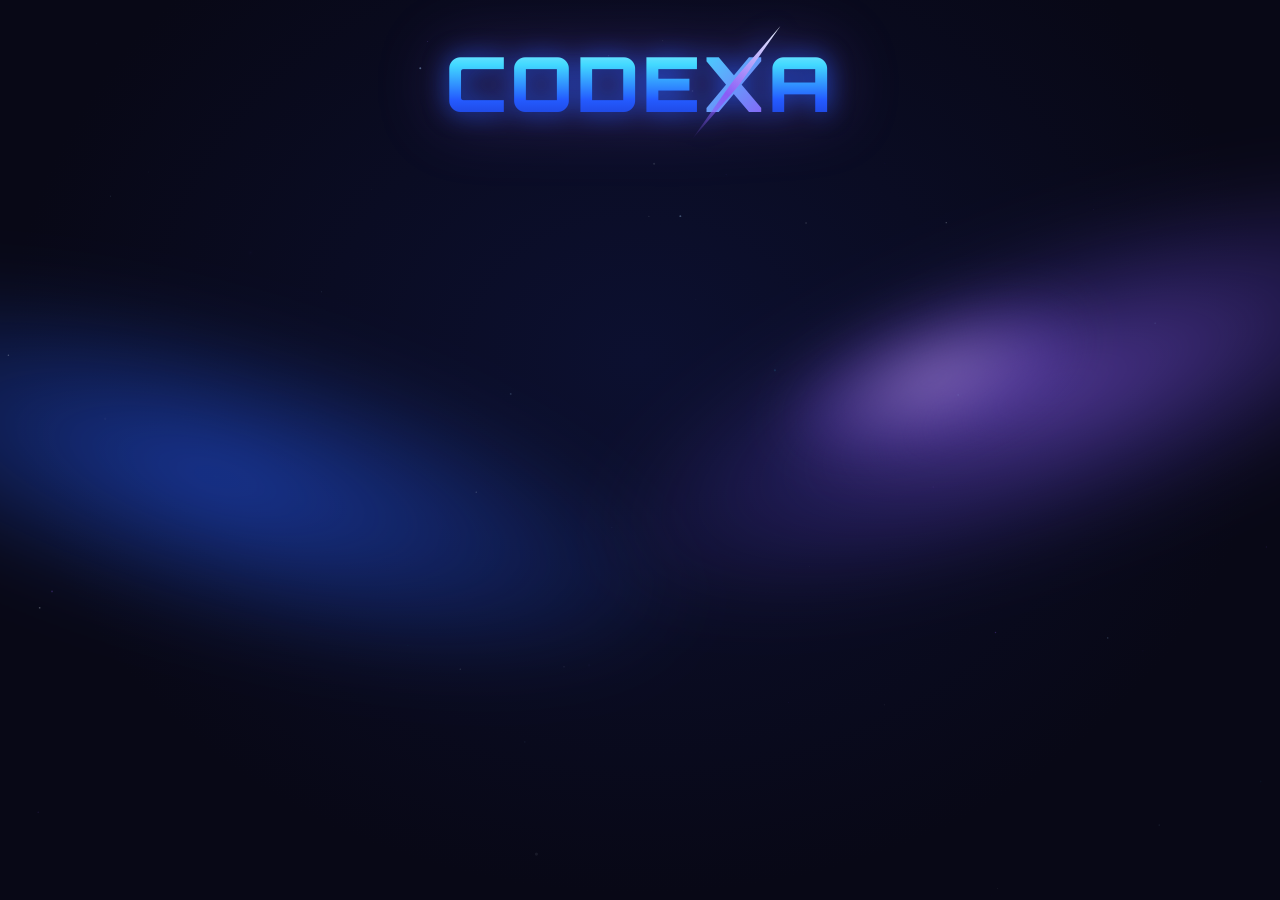
<file: index.html>
<!DOCTYPE html>
<html lang="es">
<head>
  <meta charset="UTF-8">
  <meta name="viewport" content="width=device-width, initial-scale=1">
  <title>CODEXA</title>
  <link rel="preconnect" href="https://fonts.googleapis.com">
  <link rel="preconnect" href="https://fonts.gstatic.com" crossorigin>
  <link href="https://fonts.googleapis.com/css2?family=Orbitron:wght@900&family=Lexend:wght@300;400;600;700&display=swap" rel="stylesheet">
  <link rel="stylesheet" href="css/welcome.css">
  <link rel="stylesheet" href="css/noemix.css">
</head>
<body>
  <div class="nebula" aria-hidden="true">
    <i class="neb neb--left"></i><i class="neb neb--right"></i><i class="neb neb--core"></i>
  </div>
  <canvas id="galaxy" aria-hidden="true"></canvas>

  <main class="stage">
    <h1 class="title">CODE<span class="x">X</span>A</h1>

    <section class="center">
      <!-- Zona reservada para la representación definitiva de Noemix -->
      <div class="halo" id="noemix-slot" aria-hidden="true" data-noemix data-noemix-defer></div>
      <div class="copy">
        <p class="hello">Hola, soy <span class="name">Noemix</span></p>
        <p class="welcome">¡Bienvenido a CODEXA!</p>
        <p class="phrase">«Cada gran logro comienza con una pequeña decisión. Hoy puedes dar el primer paso».</p>
      </div>
    </section>

    <button type="button" class="go" id="startBtn" aria-label="Iniciar"></button>
  </main>

  <script src="js/galaxy.js"></script>
  <script src="js/noemix-model.js"></script>
  <script src="js/noemix.js"></script>
  <script src="js/welcome.js"></script>
</body>
</html>
</file>
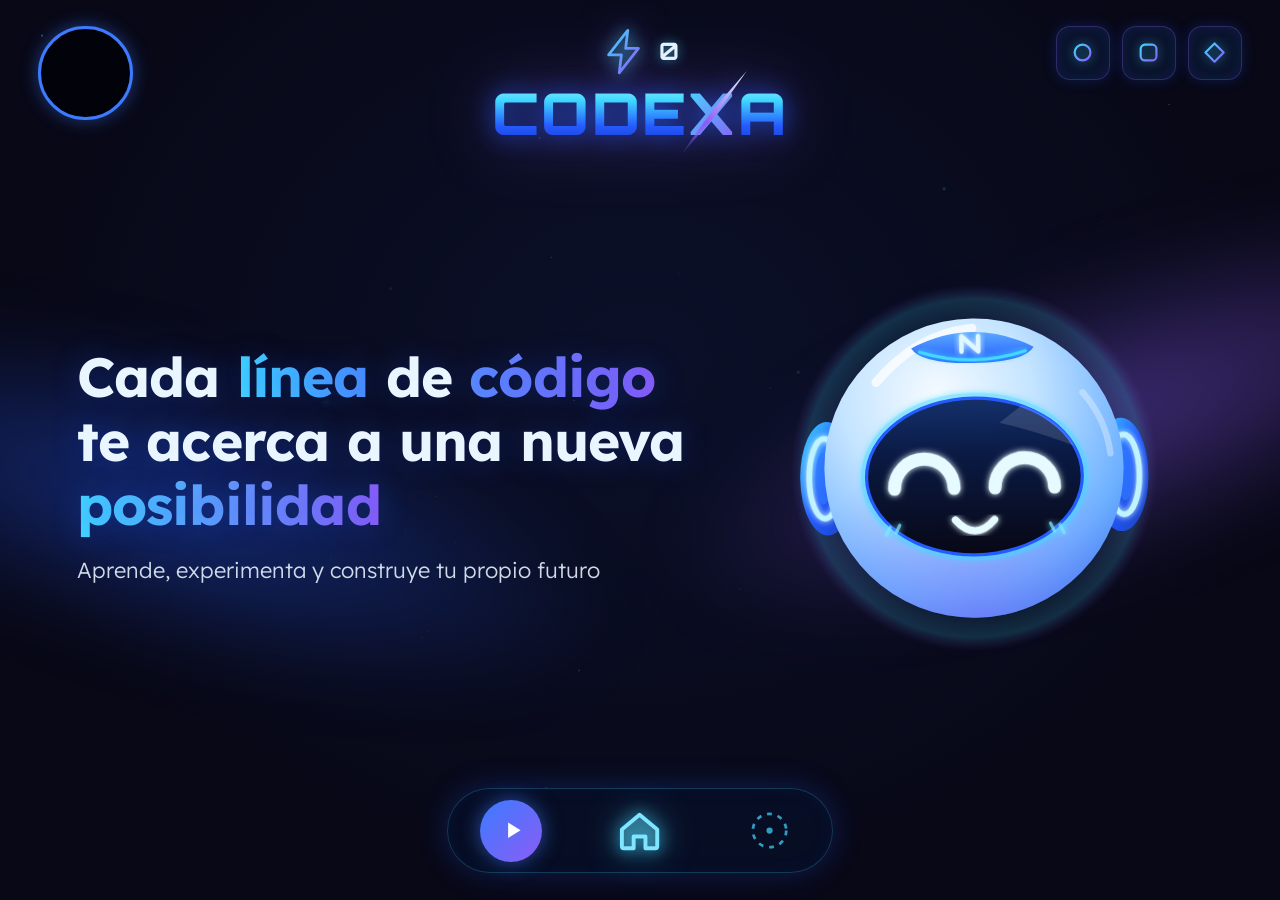
<file: pages/home.html>
<!DOCTYPE html>
<html lang="es">
<head>
  <meta charset="UTF-8">
  <meta name="viewport" content="width=device-width, initial-scale=1">
  <title>CODEXA</title>
  <link rel="preconnect" href="https://fonts.googleapis.com">
  <link rel="preconnect" href="https://fonts.gstatic.com" crossorigin>
  <link href="https://fonts.googleapis.com/css2?family=Orbitron:wght@700;900&family=Lexend:wght@300;400;600;700&display=swap" rel="stylesheet">
  <link rel="stylesheet" href="../css/home.css">
  <link rel="stylesheet" href="../css/noemix.css">
</head>
<body class="home-body">
  <!-- Degradado compartido por los iconos -->
  <svg width="0" height="0" style="position:absolute" aria-hidden="true"><defs>
    <linearGradient id="langg" x1="0" y1="0" x2="1" y2="1"><stop offset="0" stop-color="#42D9FF"/><stop offset="1" stop-color="#8B5CF6"/></linearGradient>
  </defs></svg>

  <div class="nebula" aria-hidden="true"><i class="neb neb--left"></i><i class="neb neb--right"></i></div>
  <canvas id="galaxy" aria-hidden="true"></canvas>

  <div class="home">
    <header class="top">
      <div class="top__left">
        <!-- Avatar: se sustituye el marcador con CodexaHome.setAvatar(url). .avatar__bg queda listo para fondos de perfil futuros -->
        <div class="avatar" id="avatar" role="img" aria-label="Avatar del usuario">
          <span class="avatar__bg"></span>
          <img id="avatarImg" alt="" hidden>
        </div>
      </div>

      <div class="top__center">
        <!-- Experiencia: el rayo representa solo los puntos de XP, no forma parte del logotipo -->
        <div class="xp" id="xp" aria-label="Puntos de experiencia: 0">
          <svg class="xp__bolt" viewBox="0 0 24 24" aria-hidden="true"><path d="M13.5 2 4.5 13.5h6L9.5 22l9-11.5h-6z" fill="none" stroke="url(#langg)" stroke-width="1.3" stroke-linejoin="round"/></svg>
          <span class="xp__value" id="xpValue">0</span>
        </div>
        <h1 class="brand home-title">CODE<span class="x">X</span>A</h1>
      </div>

      <div class="top__right">
        <button type="button" class="access" id="access1" aria-label="Acceso 1"><svg viewBox="0 0 24 24" fill="none" stroke="url(#langg)" stroke-width="1.8" aria-hidden="true"><circle cx="12" cy="12" r="6.5"/></svg></button>
        <button type="button" class="access" id="access2" aria-label="Acceso 2"><svg viewBox="0 0 24 24" fill="none" stroke="url(#langg)" stroke-width="1.8" aria-hidden="true"><rect x="5.5" y="5.5" width="13" height="13" rx="3.5"/></svg></button>
        <button type="button" class="access" id="access3" aria-label="Acceso 3"><svg viewBox="0 0 24 24" fill="none" stroke="url(#langg)" stroke-width="1.8" stroke-linejoin="round" aria-hidden="true"><path d="M12 4.5 19.5 12 12 19.5 4.5 12z"/></svg></button>
      </div>
    </header>

    <main class="hero">
      <div class="hero__copy">
        <h2 class="hero__title">Cada <span class="hl hl--1">línea</span> de <span class="hl hl--2">código</span> te acerca a una nueva <span class="hl hl--3">posibilidad</span></h2>
        <p class="hero__sub">Aprende, experimenta y construye tu propio futuro</p>
      </div>
      <!-- Espacio reservado para Noemix: círculo vacío -->
      <div class="noemix-circle" id="noemix-slot" aria-hidden="true" data-noemix></div>
    </main>

    <nav class="dock" aria-label="Navegación principal">
      <a href="languages.html" class="dock__btn dock__btn--play" id="langBtn" data-nav aria-label="Lenguajes informáticos">
        <svg viewBox="0 0 24 24" aria-hidden="true"><path d="M8.5 5.5v13l10.5-6.5z" fill="currentColor"/></svg>
      </a>

      <button type="button" class="dock__btn dock__btn--home is-active" id="homeBtn" aria-current="page" aria-label="Inicio">
        <svg viewBox="0 0 24 24" fill="currentColor" fill-opacity=".18" stroke="currentColor" stroke-width="2" stroke-linecap="round" stroke-linejoin="round" aria-hidden="true"><path d="M3 11.5 12 4l9 7.5V20a1 1 0 0 1-1 1h-5v-6H9v6H4a1 1 0 0 1-1-1z"/></svg>
      </button>

      <div class="dock__btn dock__lang" id="langSymbol" role="img" aria-label="Ningún lenguaje seleccionado"></div>
    </nav>
  </div>

  <script src="../js/galaxy.js"></script>
  <script src="../js/languages-data.js"></script>
  <script src="../js/noemix-model.js"></script>
  <script src="../js/noemix.js"></script>
  <script src="../js/home.js"></script>
</body>
</html>
</file>
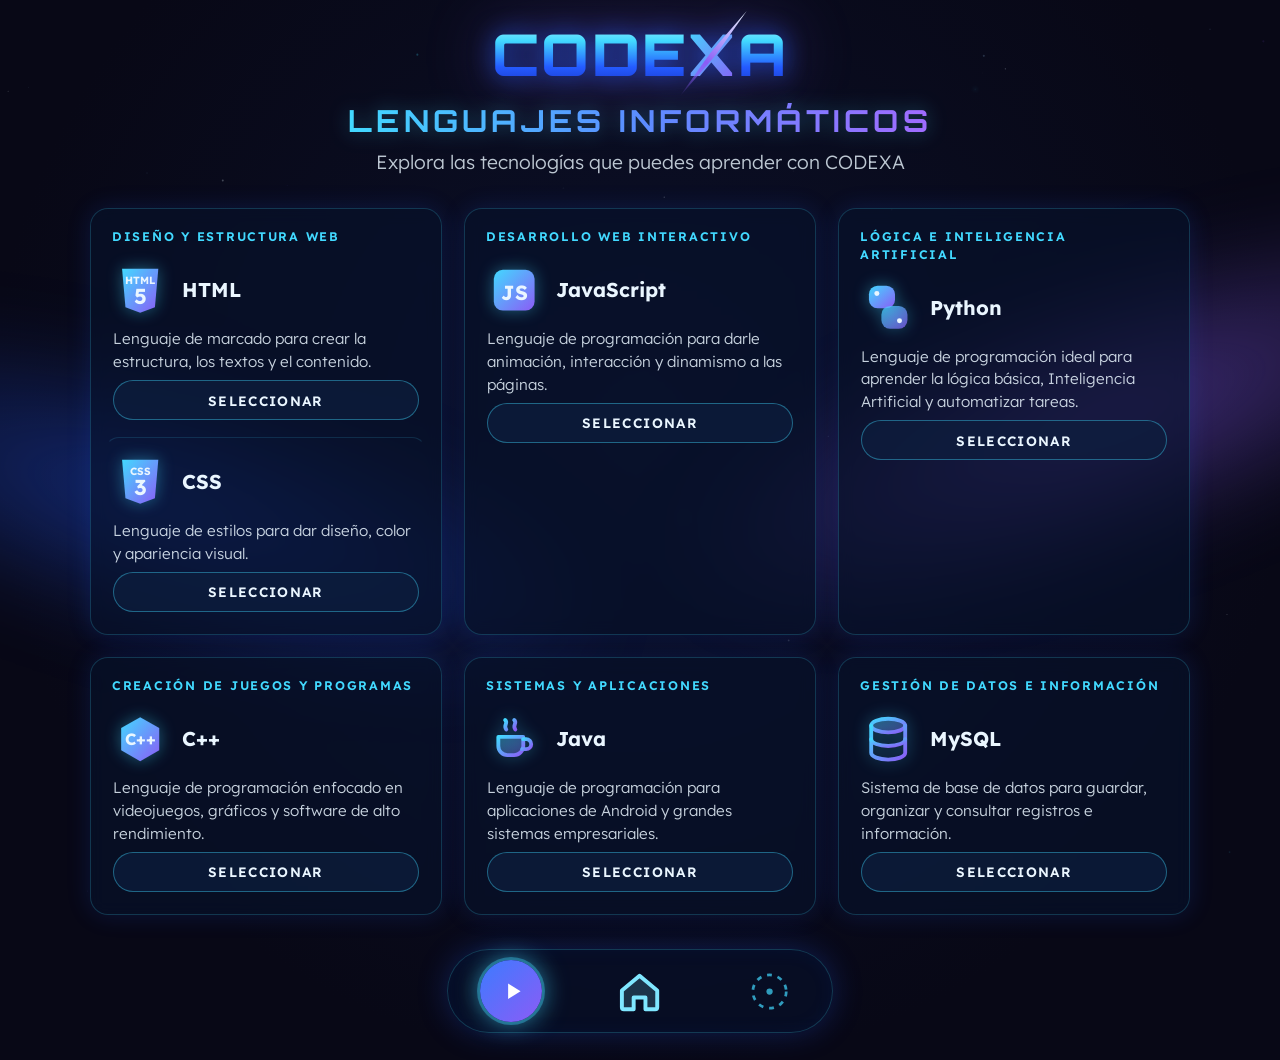
<file: pages/languages.html>
<!DOCTYPE html>
<html lang="es">
<head>
  <meta charset="UTF-8">
  <meta name="viewport" content="width=device-width, initial-scale=1">
  <title>Lenguajes informáticos · CODEXA</title>
  <link rel="preconnect" href="https://fonts.googleapis.com">
  <link rel="preconnect" href="https://fonts.gstatic.com" crossorigin>
  <link href="https://fonts.googleapis.com/css2?family=Orbitron:wght@700;900&family=Lexend:wght@300;400;600;700&display=swap" rel="stylesheet">
  <link rel="stylesheet" href="../css/languages.css">
</head>
<body class="home-body">
  <div class="nebula" aria-hidden="true"><i class="neb neb--left"></i><i class="neb neb--right"></i></div>
  <canvas id="galaxy" aria-hidden="true"></canvas>

  <div class="home">
    <header class="lang-head">
      <h1 class="brand home-title">CODE<span class="x">X</span>A</h1>
      <h2 class="lang-head__title">LENGUAJES INFORMÁTICOS</h2>
      <p class="lang-head__sub">Explora las tecnologías que puedes aprender con CODEXA</p>
    </header>

    <main class="cats" id="cats" aria-label="Categorías de tecnologías"></main>
    <p class="sr-only" id="selStatus" role="status" aria-live="polite"></p>

    <nav class="dock" aria-label="Navegación principal">
      <a href="languages.html" class="dock__btn dock__btn--play" aria-current="page" aria-label="Lenguajes informáticos">
        <svg viewBox="0 0 24 24" aria-hidden="true"><path d="M8.5 5.5v13l10.5-6.5z" fill="currentColor"/></svg>
      </a>
      <a href="home.html" class="dock__btn dock__btn--home" data-nav aria-label="Inicio">
        <svg viewBox="0 0 24 24" fill="currentColor" fill-opacity=".18" stroke="currentColor" stroke-width="2" stroke-linecap="round" stroke-linejoin="round" aria-hidden="true"><path d="M3 11.5 12 4l9 7.5V20a1 1 0 0 1-1 1h-5v-6H9v6H4a1 1 0 0 1-1-1z"/></svg>
      </a>
      <div class="dock__btn dock__lang" id="langSymbol" role="img" aria-label="Ningún lenguaje seleccionado"></div>
    </nav>
  </div>

  <script src="../js/galaxy.js"></script>
  <script src="../js/languages-data.js"></script>
  <script src="../js/languages.js"></script>
</body>
</html>
</file>
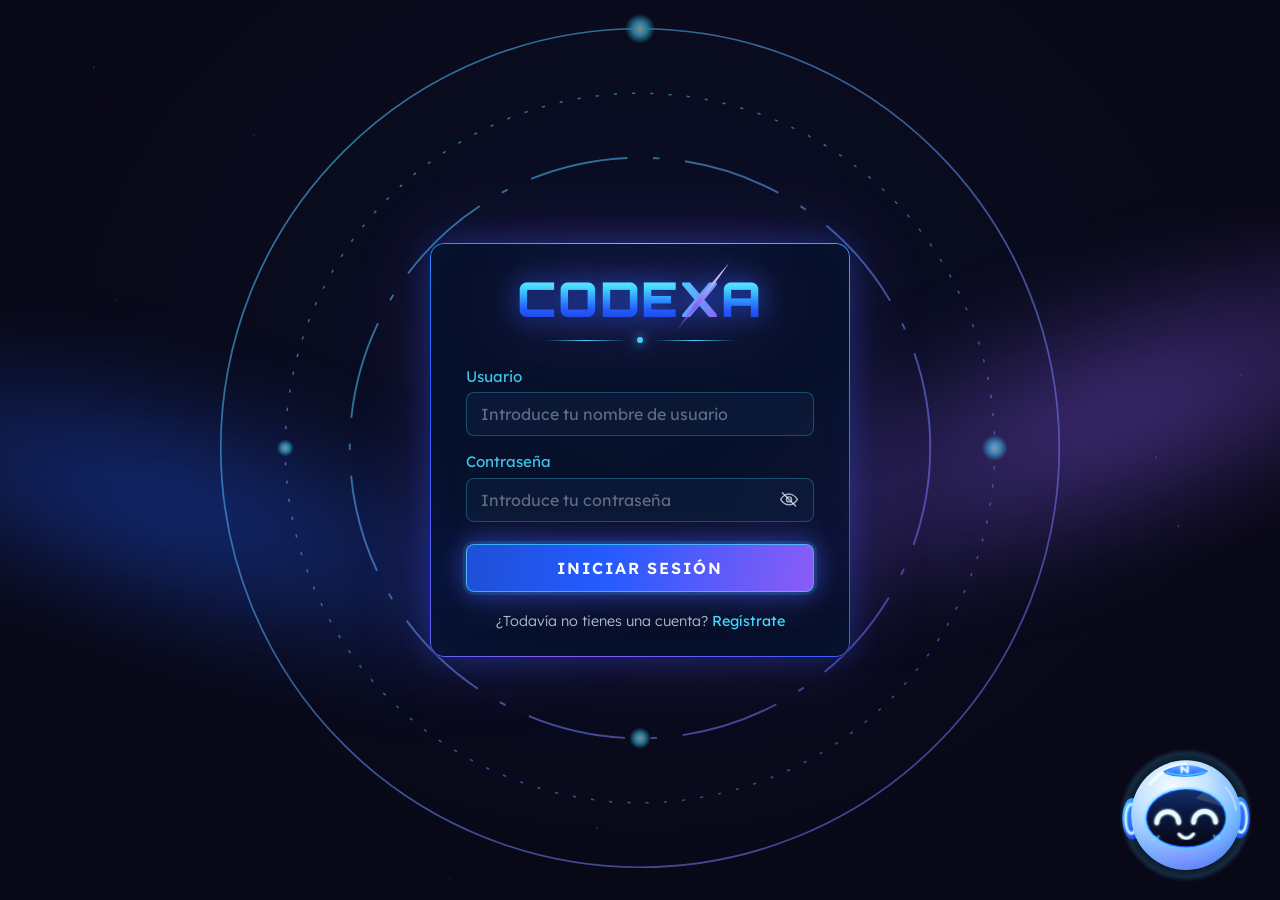
<file: pages/login.html>
<!DOCTYPE html>
<html lang="es">
<head>
  <meta charset="UTF-8">
  <meta name="viewport" content="width=device-width, initial-scale=1">
  <title>Iniciar sesión · CODEXA</title>
  <link rel="preconnect" href="https://fonts.googleapis.com">
  <link rel="preconnect" href="https://fonts.gstatic.com" crossorigin>
  <link href="https://fonts.googleapis.com/css2?family=Orbitron:wght@900&family=Lexend:wght@300;400;600&display=swap" rel="stylesheet">
  <link rel="stylesheet" href="../css/login.css">
  <link rel="stylesheet" href="../css/noemix.css">
</head>
<body>
  <div class="nebula" aria-hidden="true"><i class="neb neb--left"></i><i class="neb neb--right"></i></div>
  <canvas id="galaxy" aria-hidden="true"></canvas>
  <div class="orbits" aria-hidden="true">
    <svg viewBox="0 0 400 400" fill="none">
      <defs>
        <linearGradient id="og" x1="0" y1="0" x2="1" y2="1"><stop offset="0" stop-color="#42D9FF"/><stop offset="1" stop-color="#8B5CF6"/></linearGradient>
        <radialGradient id="dot"><stop offset="0" stop-color="#EAF6FF"/><stop offset=".45" stop-color="#42D9FF"/><stop offset="1" stop-color="#42D9FF" stop-opacity="0"/></radialGradient>
      </defs>
      <g class="ring r1"><circle cx="200" cy="200" r="195" stroke="url(#og)" stroke-width=".8"/><circle cx="200" cy="5" r="7" fill="url(#dot)"/></g>
      <g class="ring r2"><circle cx="200" cy="200" r="165" stroke="url(#og)" stroke-width=".7" stroke-dasharray="1.5 7"/><circle cx="365" cy="200" r="6" fill="url(#dot)"/><circle cx="35" cy="200" r="4" fill="url(#dot)"/></g>
      <g class="ring r3"><circle cx="200" cy="200" r="135" stroke="url(#og)" stroke-width=".9" stroke-dasharray="46 12 3 12"/><circle cx="200" cy="335" r="5" fill="url(#dot)"/></g>
    </svg>
  </div>

  <main class="page">
    <section class="panel" aria-labelledby="brand">
      <h1 class="brand" id="brand"><a href="../index.html" aria-label="CODEXA, volver al inicio">CODE<span class="x">X</span>A</a></h1>
      <div class="ornament" aria-hidden="true"><span></span><i></i><span></span></div>

      <form id="loginForm" action="../backend/auth/login.php" method="post" novalidate>
        <div class="field">
          <label for="username">Usuario</label>
          <input type="text" id="username" name="username" placeholder="Introduce tu nombre de usuario" autocomplete="username" maxlength="20" autocapitalize="none" spellcheck="false" required>
        </div>
        <div class="field">
          <label for="password">Contraseña</label>
          <div class="pass">
            <input type="password" id="password" name="password" placeholder="Introduce tu contraseña" autocomplete="current-password" maxlength="72" required>
            <button type="button" class="toggle" data-target="password" aria-label="Mostrar contraseña" aria-pressed="false">
              <svg viewBox="0 0 24 24" width="20" height="20" fill="none" stroke="currentColor" stroke-width="1.7" stroke-linecap="round" stroke-linejoin="round" aria-hidden="true"><path d="M2 12s3.6-6.5 10-6.5S22 12 22 12s-3.6 6.5-10 6.5S2 12 2 12z"/><circle cx="12" cy="12" r="3"/><path class="slash" d="M4 4l16 16"/></svg>
            </button>
          </div>
        </div>

        <p class="status" id="formStatus" role="status" aria-live="polite"></p>
        <button type="submit" class="submit" id="submitBtn">INICIAR SESIÓN</button>
      </form>

      <p class="alt">¿Todavía no tienes una cuenta? <a href="register.html" data-nav>Regístrate</a></p>
    </section>

    <!-- Espacio reservado para Noemix -->
    <div class="noemix-slot" id="noemix-slot" aria-hidden="true" data-noemix="calm"></div>
  </main>

  <script src="../js/galaxy.js"></script>
  <script src="../js/noemix-model.js"></script>
  <script src="../js/noemix.js"></script>
  <script src="../js/login.js"></script>
</body>
</html>
</file>
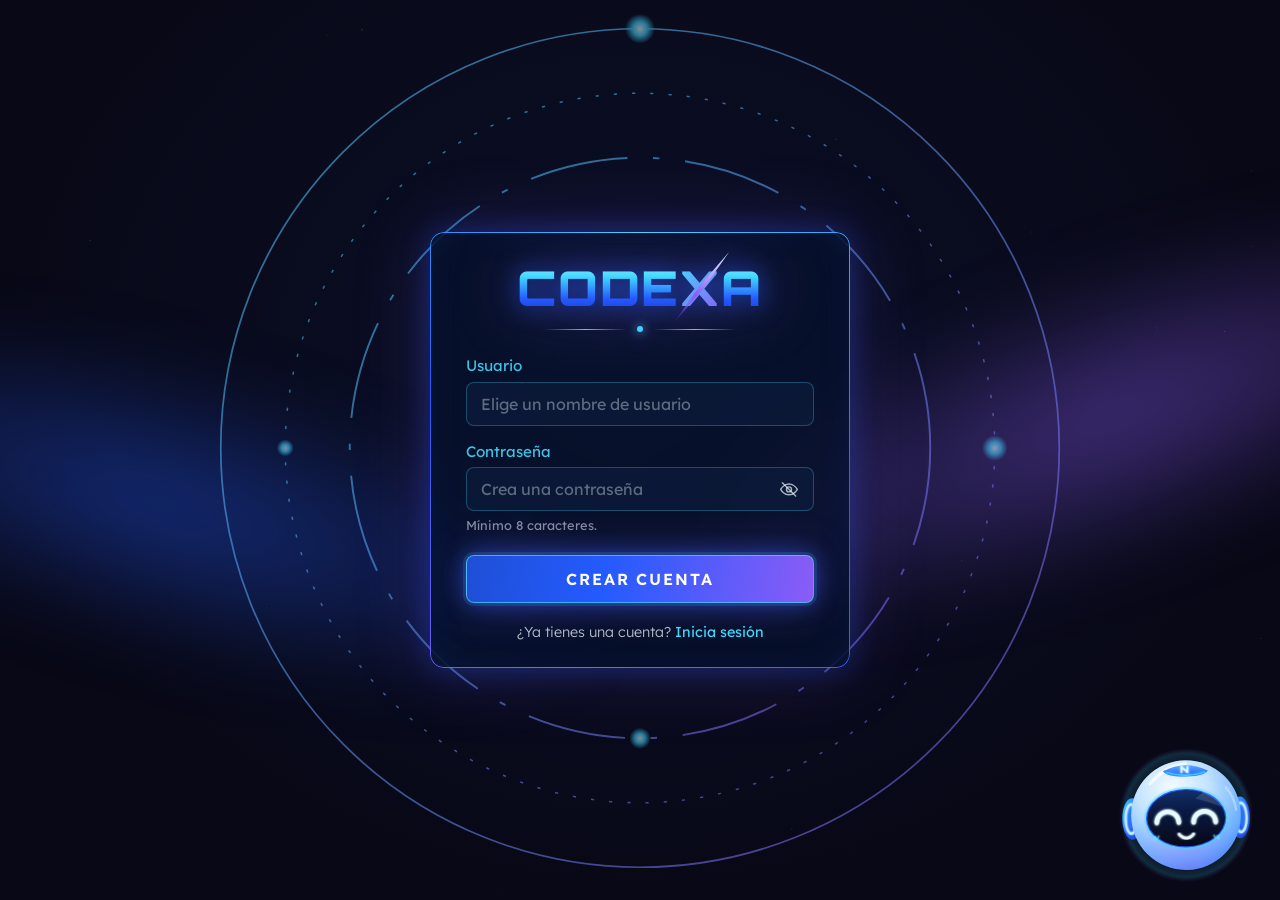
<file: pages/register.html>
<!DOCTYPE html>
<html lang="es">
<head>
  <meta charset="UTF-8">
  <meta name="viewport" content="width=device-width, initial-scale=1">
  <title>Crear cuenta · CODEXA</title>
  <link rel="preconnect" href="https://fonts.googleapis.com">
  <link rel="preconnect" href="https://fonts.gstatic.com" crossorigin>
  <link href="https://fonts.googleapis.com/css2?family=Orbitron:wght@900&family=Lexend:wght@300;400;600&display=swap" rel="stylesheet">
  <link rel="stylesheet" href="../css/register.css">
  <link rel="stylesheet" href="../css/noemix.css">
</head>
<body>
  <div class="nebula" aria-hidden="true"><i class="neb neb--left"></i><i class="neb neb--right"></i></div>
  <canvas id="galaxy" aria-hidden="true"></canvas>
  <div class="orbits" aria-hidden="true">
    <svg viewBox="0 0 400 400" fill="none">
      <defs>
        <linearGradient id="og" x1="0" y1="0" x2="1" y2="1"><stop offset="0" stop-color="#42D9FF"/><stop offset="1" stop-color="#8B5CF6"/></linearGradient>
        <radialGradient id="dot"><stop offset="0" stop-color="#EAF6FF"/><stop offset=".45" stop-color="#42D9FF"/><stop offset="1" stop-color="#42D9FF" stop-opacity="0"/></radialGradient>
      </defs>
      <g class="ring r1"><circle cx="200" cy="200" r="195" stroke="url(#og)" stroke-width=".8"/><circle cx="200" cy="5" r="7" fill="url(#dot)"/></g>
      <g class="ring r2"><circle cx="200" cy="200" r="165" stroke="url(#og)" stroke-width=".7" stroke-dasharray="1.5 7"/><circle cx="365" cy="200" r="6" fill="url(#dot)"/><circle cx="35" cy="200" r="4" fill="url(#dot)"/></g>
      <g class="ring r3"><circle cx="200" cy="200" r="135" stroke="url(#og)" stroke-width=".9" stroke-dasharray="46 12 3 12"/><circle cx="200" cy="335" r="5" fill="url(#dot)"/></g>
    </svg>
  </div>

  <main class="page">
    <section class="panel" aria-labelledby="brand">
      <h1 class="brand" id="brand"><a href="../index.html" aria-label="CODEXA, volver al inicio">CODE<span class="x">X</span>A</a></h1>
      <div class="ornament" aria-hidden="true"><span></span><i></i><span></span></div>

      <form id="registerForm" action="../backend/auth/register.php" method="post" novalidate>
        <div class="field">
          <label for="username">Usuario</label>
          <input type="text" id="username" name="username" placeholder="Elige un nombre de usuario" autocomplete="username" maxlength="20" autocapitalize="none" spellcheck="false" required aria-describedby="usernameError">
          <p class="error" id="usernameError"></p>
        </div>
        <div class="field">
          <label for="password">Contraseña</label>
          <div class="pass">
            <input type="password" id="password" name="password" placeholder="Crea una contraseña" autocomplete="new-password" maxlength="72" required aria-describedby="passwordHint passwordError">
            <button type="button" class="toggle" data-target="password" aria-label="Mostrar contraseña" aria-pressed="false">
              <svg viewBox="0 0 24 24" width="20" height="20" fill="none" stroke="currentColor" stroke-width="1.7" stroke-linecap="round" stroke-linejoin="round" aria-hidden="true"><path d="M2 12s3.6-6.5 10-6.5S22 12 22 12s-3.6 6.5-10 6.5S2 12 2 12z"/><circle cx="12" cy="12" r="3"/><path class="slash" d="M4 4l16 16"/></svg>
            </button>
          </div>
          <p class="hint" id="passwordHint">Mínimo 8 caracteres.</p>
          <p class="error" id="passwordError"></p>
        </div>

        <p class="status" id="formStatus" role="status" aria-live="polite"></p>
        <button type="submit" class="submit" id="submitBtn">CREAR CUENTA</button>
      </form>

      <p class="alt">¿Ya tienes una cuenta? <a href="login.html" data-nav>Inicia sesión</a></p>
    </section>

    <!-- Espacio reservado para Noemix -->
    <div class="noemix-slot" id="noemix-slot" aria-hidden="true" data-noemix="calm"></div>
  </main>

  <script src="../js/galaxy.js"></script>
  <script src="../js/noemix-model.js"></script>
  <script src="../js/noemix.js"></script>
  <script src="../js/register.js"></script>
</body>
</html>
</file>
<file: css/welcome.css>
:root{
  --space:#080816; --blue:#245BFF; --purple:#8B5CF6; --cyan:#42D9FF; --ice:#EAF6FF;
  --display:"Orbitron","Eurostile","Segoe UI",sans-serif;
  --text:"Lexend","Segoe UI",system-ui,sans-serif;
}
*{box-sizing:border-box}
html,body{margin:0;height:100%;background:radial-gradient(ellipse at 50% 40%,#0c1030 0%,var(--space) 70%);color:var(--ice);font-family:var(--text);overflow-x:hidden}

/* ---------- Fondo ---------- */
#galaxy{position:fixed;inset:0;width:100%;height:100%;z-index:1;pointer-events:none;opacity:0;transition:opacity 1.6s ease}
body.s0 #galaxy{opacity:1}
.nebula{position:fixed;inset:0;z-index:0;overflow:hidden;pointer-events:none;opacity:0;transition:opacity 2.4s ease}
body.s0 .nebula{opacity:1}
.neb{position:absolute;border-radius:50%;filter:blur(34px);will-change:transform}
.neb--left{left:-22vw;top:36vh;width:78vw;height:34vh;transform:rotate(16deg);
  background:radial-gradient(ellipse,rgba(36,91,255,.55) 0%,rgba(36,91,255,.22) 42%,transparent 70%);animation:driftL 46s ease-in-out infinite alternate}
.neb--right{right:-22vw;top:26vh;width:78vw;height:34vh;transform:rotate(-20deg);
  background:radial-gradient(ellipse,rgba(139,92,246,.55) 0%,rgba(98,70,230,.22) 42%,transparent 70%);animation:driftR 52s ease-in-out infinite alternate}
.neb--core{right:14vw;top:34vh;width:26vw;height:16vh;transform:rotate(-20deg);filter:blur(22px);
  background:radial-gradient(ellipse,rgba(200,160,255,.5) 0%,rgba(139,92,246,.2) 50%,transparent 72%);animation:pulseCore 9s ease-in-out infinite}
@keyframes driftL{to{transform:translate(4vw,-3vh) rotate(20deg) scale(1.08)}}
@keyframes driftR{to{transform:translate(-4vw,3vh) rotate(-24deg) scale(1.08)}}
@keyframes pulseCore{50%{opacity:.55}}

/* ---------- Composición ---------- */
.stage{position:relative;z-index:2;min-height:100vh;min-height:100svh;display:flex;flex-direction:column;align-items:center;
  padding:clamp(1.2rem,5vh,3rem) 1.25rem clamp(1.2rem,4vh,2.6rem)}
.center{flex:1;display:flex;flex-direction:column;align-items:center;justify-content:center;gap:clamp(.8rem,2.4vh,1.6rem);width:100%}

/* ---------- Título ---------- */
.title{margin:0;position:relative;font:900 clamp(2.2rem,7vw,4.75rem)/1 var(--display);letter-spacing:.04em;
  background:linear-gradient(180deg,#8fe9ff 0%,var(--cyan) 26%,var(--blue) 72%,#1d3fd6 100%);
  -webkit-background-clip:text;background-clip:text;color:transparent;-webkit-text-fill-color:transparent;
  opacity:0;transform:translateY(-18px);filter:drop-shadow(0 0 6px rgba(36,91,255,.35));
  transition:opacity 1.4s ease,transform 1.4s cubic-bezier(.2,.7,.2,1),filter 2.4s ease}
body.s1 .title{opacity:1;transform:none;filter:drop-shadow(0 0 12px rgba(36,91,255,.75)) drop-shadow(0 0 32px rgba(139,92,246,.4))}
.x{position:relative;display:inline-block;background:linear-gradient(135deg,var(--cyan),var(--purple));
  -webkit-background-clip:text;background-clip:text;-webkit-text-fill-color:transparent}
.x::after{content:"";position:absolute;left:50%;top:50%;width:.1em;height:1.9em;transform:translate(-50%,-50%) rotate(38deg);
  background:linear-gradient(to top,transparent,var(--purple) 40%,var(--ice));clip-path:polygon(50% 0,100% 50%,50% 100%,0 50%);pointer-events:none}

/* ---------- Zona reservada para Noemix ---------- */
.halo{--s:clamp(150px,27vh,300px);width:var(--s);height:var(--s);border-radius:50%;flex:none;opacity:0;transform:scale(.85);
  background:radial-gradient(circle,rgba(139,92,246,.26) 0%,rgba(36,91,255,.16) 46%,transparent 72%);
  box-shadow:0 0 70px rgba(36,91,255,.2),inset 0 0 50px rgba(66,217,255,.08);border:1px solid rgba(66,217,255,.14);
  transition:opacity 1.4s ease,transform 1.6s cubic-bezier(.2,.8,.2,1)}
body.s2 .halo{opacity:1;transform:none;animation:breathe 6s ease-in-out 1.6s infinite}
@keyframes breathe{50%{box-shadow:0 0 90px rgba(139,92,246,.32),inset 0 0 60px rgba(66,217,255,.14)}}

/* ---------- Texto ---------- */
.copy{text-align:center;display:flex;flex-direction:column;align-items:center;gap:.55rem}
.copy p{margin:0;opacity:0;transform:translateY(12px);transition:opacity 1s ease,transform 1s ease}
body.s3 .copy p{opacity:1;transform:none}
.hello{font-weight:600;font-size:clamp(1.8rem,5vw,3.3rem);line-height:1.1;letter-spacing:-.01em;text-shadow:0 0 24px rgba(36,91,255,.5)}
.name{background:linear-gradient(90deg,var(--cyan),var(--blue) 45%,var(--purple));-webkit-background-clip:text;background-clip:text;-webkit-text-fill-color:transparent}
.welcome{font-weight:300;font-size:clamp(1.1rem,2.4vw,1.7rem);letter-spacing:.01em;transition-delay:.45s!important}
.phrase{max-width:36rem;font-weight:300;font-size:clamp(.92rem,1.5vw,1.1rem);line-height:1.55;color:rgba(234,246,255,.78);margin-top:.35rem!important;transition-delay:.9s!important}

/* ---------- Botón circular ---------- */
.go{--d:clamp(70px,9vh,88px);position:relative;width:var(--d);height:var(--d);padding:0;border-radius:50%;border:2px solid transparent;cursor:pointer;flex:none;
  display:grid;place-items:center;outline:none;-webkit-tap-highlight-color:transparent;
  background:linear-gradient(rgba(8,8,22,.72),rgba(8,8,22,.72)) padding-box,linear-gradient(135deg,var(--blue),var(--purple) 55%,var(--cyan)) border-box;
  -webkit-backdrop-filter:blur(6px);backdrop-filter:blur(6px);
  box-shadow:0 0 18px rgba(36,91,255,.55),0 0 42px rgba(139,92,246,.3);
  opacity:0;visibility:hidden;transform:scale(.8)}
.go::before{content:"";width:calc(var(--d)*.3);height:calc(var(--d)*.34);margin-left:6%;background:linear-gradient(135deg,#9aecff,var(--cyan));clip-path:polygon(0 0,100% 50%,0 100%)}
body.s4 .go{opacity:1;visibility:visible;transform:none;
  transition:opacity 1s ease,transform .4s cubic-bezier(.2,.8,.2,1),filter .35s ease;animation:glowGo 3.8s ease-in-out 1s infinite}
body.s4 .go:hover{transform:scale(1.09);filter:brightness(1.3) drop-shadow(0 0 14px rgba(66,217,255,.6))}
body.s4 .go:focus-visible{outline:2px solid var(--cyan);outline-offset:6px}
body.s4 .go.press{animation:press .45s ease}
@keyframes glowGo{50%{box-shadow:0 0 26px rgba(36,91,255,.8),0 0 60px rgba(139,92,246,.5)}}
@keyframes press{40%{transform:scale(.9);filter:brightness(1.6)}}

/* ---------- Responsive ---------- */
@media (max-height:620px) and (orientation:landscape){.halo{--s:110px}.copy{gap:.3rem}.phrase{font-size:.85rem}}
@media (max-width:480px){.title{letter-spacing:.02em}}

/* ---------- Movimiento reducido ---------- */
@media (prefers-reduced-motion:reduce){
  .neb,.halo,.go{animation:none!important}
  .title,.halo,.copy p{transform:none}
}

/* ---------- Salida hacia el registro ---------- */
body.leaving .stage,body.leaving #galaxy,body.leaving .nebula{opacity:0;transition:opacity .6s ease}

/* ---------- Noemix ocupa el espacio reservado ---------- */
.halo{--s:clamp(170px,34vh,340px)}
.halo.noemix-mount{opacity:1;transform:none;background:none;border:0;box-shadow:none;animation:none!important}
@media (max-height:620px) and (orientation:landscape){.halo{--s:130px}}
</file>
<file: css/noemix.css>
/* Noemix: estilos mínimos y reutilizables. El tamaño lo define el contenedor de cada pantalla. */
.noemix-mount{display:block;pointer-events:none}
.noemix-mount svg{display:block;width:100%;height:100%;overflow:visible;background:transparent}
</file>
<file: css/home.css>
/* Reutiliza colores, tipografías, fondo y título (.brand/.x) de login.css */
@import url("login.css");

.home-body{overflow-y:auto}
.home{position:relative;z-index:2;min-height:100vh;min-height:100svh;display:grid;grid-template-rows:auto 1fr auto;gap:1rem;
  padding:clamp(.9rem,2.5vw,1.6rem) clamp(1rem,3vw,2.4rem) clamp(1rem,3vh,1.8rem)}

/* ---------- Barra superior ---------- */
.top{display:grid;grid-template-columns:1fr auto 1fr;grid-template-areas:"left center right";align-items:start;gap:1rem}
.top__left{grid-area:left;justify-self:start}
.top__center{grid-area:center;display:flex;flex-direction:column;align-items:center;gap:.5rem}
.top__right{grid-area:right;display:flex;gap:.75rem;justify-self:end}
.home-title{font-size:clamp(1.9rem,4.6vw,3.6rem)}

.avatar{position:relative;width:clamp(60px,7.4vw,100px);aspect-ratio:1;border-radius:50%;overflow:hidden;
  background:#02030a;border:3px solid #3C7BFF;box-shadow:0 0 18px rgba(60,123,255,.45)}
.avatar__bg{position:absolute;inset:0;background:var(--profile-bg,transparent)}
.avatar img{position:absolute;inset:0;width:100%;height:100%;object-fit:cover}

.xp{display:inline-flex;align-items:center;gap:.55rem}
.xp__bolt{width:clamp(2.2rem,4.2vw,3.2rem);height:auto;aspect-ratio:1;filter:drop-shadow(0 0 8px rgba(66,217,255,.85)) drop-shadow(0 0 18px rgba(139,92,246,.5))}
.xp__value{font:700 clamp(1.1rem,2vw,1.5rem) var(--display);letter-spacing:.05em;font-variant-numeric:tabular-nums;color:var(--ice);text-shadow:0 0 12px rgba(66,217,255,.6)}

.access{width:clamp(42px,4.8vw,54px);aspect-ratio:1;padding:0;border-radius:14px;cursor:pointer;display:grid;place-items:center;
  background:rgba(14,26,56,.7);border:1px solid rgba(139,92,246,.3);box-shadow:0 0 14px rgba(36,91,255,.22),inset 0 0 12px rgba(36,91,255,.1);
  -webkit-backdrop-filter:blur(6px);backdrop-filter:blur(6px);transition:transform .2s ease,box-shadow .2s ease,border-color .2s ease}
.access svg{width:56%;height:56%;filter:drop-shadow(0 0 5px rgba(66,217,255,.6))}
.access:hover{transform:translateY(-2px);border-color:rgba(66,217,255,.7);box-shadow:0 0 20px rgba(66,217,255,.45),inset 0 0 12px rgba(66,217,255,.15)}
.access:active{transform:scale(.94)}
.access:focus-visible,.dock__btn:focus-visible{outline:2px solid var(--cyan);outline-offset:3px}

/* ---------- Mensaje y círculo de Noemix ---------- */
.hero{display:grid;grid-template-columns:minmax(0,1.15fr) minmax(0,.85fr);align-items:center;gap:clamp(1rem,4vw,3rem);padding:clamp(.5rem,3vh,2rem) clamp(0rem,3vw,3rem)}
.hero__copy{max-width:40rem}
.hero__title{margin:0 0 1.1rem;font:700 clamp(1.9rem,4.3vw,3.7rem)/1.17 var(--text);letter-spacing:-.015em;text-shadow:0 0 30px rgba(36,91,255,.3)}
.hero__sub{margin:0;font:300 clamp(1rem,1.7vw,1.4rem)/1.4 var(--text);color:rgba(234,246,255,.88)}
.hl{-webkit-background-clip:text;background-clip:text;-webkit-text-fill-color:transparent}
.hl--1{background-image:linear-gradient(90deg,var(--cyan),#4C8DFF)}
.hl--2{background-image:linear-gradient(90deg,#5B8CFF,var(--purple))}
.hl--3{background-image:linear-gradient(90deg,var(--cyan),var(--purple))}

.noemix-circle{justify-self:center;width:clamp(210px,30vw,400px);aspect-ratio:1;border-radius:50%;background:transparent;
  border:1px solid #245BFF;box-shadow:0 0 30px rgba(36,91,255,.35),0 0 80px rgba(139,92,246,.15),inset 0 0 28px rgba(36,91,255,.12)}

/* ---------- Barra inferior ---------- */
.dock{justify-self:center;display:flex;align-items:center;gap:clamp(1.6rem,7vw,4.2rem);padding:.65rem clamp(1.2rem,3vw,2rem);border-radius:999px;
  background:rgba(8,18,44,.6);border:1px solid rgba(66,217,255,.22);
  box-shadow:0 0 30px rgba(36,91,255,.25),inset 0 0 20px rgba(36,91,255,.06);-webkit-backdrop-filter:blur(10px);backdrop-filter:blur(10px)}
.dock__btn{--d:clamp(52px,6.4vw,62px);width:var(--d);height:var(--d);padding:0;border:0;border-radius:50%;display:grid;place-items:center;flex:none;
  background:transparent;color:var(--cyan);cursor:pointer;text-decoration:none;transition:transform .2s ease,filter .25s ease}
.dock__btn svg{width:76%;height:76%}
.dock__btn:hover{transform:translateY(-2px) scale(1.07)}
.dock__btn:active{transform:scale(.93)}
.dock__btn--play{color:#fff;background:linear-gradient(135deg,#3C7BFF,var(--purple));box-shadow:0 0 20px rgba(60,123,255,.6)}
.dock__btn--play svg{width:46%;height:46%;margin-left:6%}
.dock__btn--home{color:#7FE6FF}
.dock__btn--home.is-active{filter:drop-shadow(0 0 8px rgba(66,217,255,.9)) drop-shadow(0 0 18px rgba(66,217,255,.45))}
.dock__lang{cursor:default;color:rgba(66,217,255,.7)}
.dock__lang:hover{transform:none}
.dock__lang.has-lang{filter:drop-shadow(0 0 8px rgba(139,92,246,.8)) drop-shadow(0 0 16px rgba(66,217,255,.35))}

/* ---------- Responsive ---------- */
@media (max-width:760px){
  .top{grid-template-columns:1fr auto;grid-template-areas:"left right" "center center";row-gap:.4rem}
  .home-title{font-size:clamp(2rem,10vw,2.8rem)}
  .hero{grid-template-columns:1fr;text-align:center;justify-items:center;padding:.5rem 0}
  .noemix-circle{width:min(54vw,240px)}
  .dock{gap:clamp(1.2rem,8vw,2.2rem)}
}
@media (max-width:380px){.top__right{gap:.4rem}}
body.leaving .home{opacity:0;transition:opacity .35s ease}

/* Noemix ocupa el círculo reservado */
.noemix-circle.noemix-mount{border-color:transparent;box-shadow:none}
</file>
<file: css/languages.css>
/* Reutiliza fondo, título, barra inferior y colores de home.css (que importa login.css) */
@import url("home.css");

.sr-only{position:absolute;width:1px;height:1px;overflow:hidden;clip:rect(0 0 0 0);white-space:nowrap}

.home{grid-template-rows:auto 1fr auto}
.lang-head{display:flex;flex-direction:column;align-items:center;text-align:center;gap:.7rem}
.lang-head__title{margin:.4rem 0 0;font:700 clamp(1.15rem,2.8vw,1.9rem) var(--display);letter-spacing:.14em;
  background:linear-gradient(90deg,var(--cyan),#5B8CFF 50%,var(--violet,#A16BFF));-webkit-background-clip:text;background-clip:text;
  -webkit-text-fill-color:transparent;filter:drop-shadow(0 0 10px rgba(66,217,255,.35))}
.lang-head__sub{margin:0;font:300 clamp(.95rem,1.6vw,1.2rem) var(--text);color:rgba(234,246,255,.8)}

/* ---------- Categorías ---------- */
.cats{display:grid;grid-template-columns:repeat(3,minmax(0,1fr));gap:clamp(.9rem,2vw,1.4rem);
  width:min(1100px,100%);margin:0 auto;padding:clamp(.5rem,2vh,1.4rem) 0;align-content:start}
.cat{position:relative;display:flex;flex-direction:column;gap:1rem;padding:1.2rem 1.3rem 1.3rem;border-radius:18px;
  background:rgba(8,18,44,.62);border:1px solid rgba(66,217,255,.2);
  box-shadow:0 0 24px rgba(36,91,255,.16);-webkit-backdrop-filter:blur(8px);backdrop-filter:blur(8px)}
.cat__name{margin:0;font:600 .78rem var(--text);letter-spacing:.14em;line-height:1.4;color:var(--cyan)}
.tech-list{display:flex;flex-direction:column;gap:1.1rem;flex:1}
.tech{display:grid;grid-template-columns:3.4rem 1fr;gap:.2rem .9rem;align-content:start;padding:.4rem;margin:-.4rem;border-radius:14px;
  border:1px solid transparent;transition:border-color .25s ease,background .25s ease,box-shadow .25s ease}
.tech + .tech{border-top:1px solid rgba(66,217,255,.14);border-radius:14px;padding-top:1rem;margin-top:-.1rem}
.tech__icon{width:3.4rem;height:3.4rem;filter:drop-shadow(0 0 8px rgba(66,217,255,.4))}
.tech__icon svg{width:100%;height:100%}
.tech__name{margin:0;font:700 1.25rem var(--text);color:var(--ice);align-self:center}
.tech__desc{grid-column:1 / -1;margin:.5rem 0 .2rem;font:300 .95rem/1.5 var(--text);color:rgba(234,246,255,.85)}
.tech__btn{grid-column:1 / -1;height:2.5rem;border-radius:999px;cursor:pointer;font:600 .85rem var(--text);letter-spacing:.1em;
  color:var(--ice);background:rgba(14,30,62,.7);border:1px solid rgba(66,217,255,.4);transition:transform .2s ease,box-shadow .25s ease,background .25s ease}
.tech__btn:hover{transform:translateY(-1px);box-shadow:0 0 16px rgba(66,217,255,.4)}
.tech__btn:active{transform:scale(.97)}
.tech__btn:focus-visible{outline:2px solid var(--cyan);outline-offset:3px}

.tech.is-selected{border-color:rgba(66,217,255,.75);background:rgba(66,217,255,.07);box-shadow:0 0 22px rgba(66,217,255,.3),inset 0 0 18px rgba(139,92,246,.12)}
.tech.is-selected .tech__btn{background:linear-gradient(100deg,#1f4fd6,var(--blue),var(--purple));border-color:rgba(66,217,255,.8);color:#fff}

.dock__btn--play[aria-current]{box-shadow:0 0 0 3px rgba(66,217,255,.35),0 0 26px rgba(66,217,255,.7)}

@media (max-width:980px){.cats{grid-template-columns:repeat(2,minmax(0,1fr))}}
@media (max-width:640px){
  .cats{grid-template-columns:1fr}
  .home-title{font-size:clamp(2rem,10vw,2.8rem)}
}
</file>
<file: css/login.css>
/* Estilos de las pantallas de acceso. register.css importa este archivo. */
:root{
  --space:#080816; --blue:#245BFF; --purple:#8B5CF6; --cyan:#42D9FF; --ice:#EAF6FF; --err:#FF9BB0;
  --display:"Orbitron","Eurostile","Segoe UI",sans-serif;
  --text:"Lexend","Segoe UI",system-ui,sans-serif;
}
*{box-sizing:border-box}
html,body{margin:0;min-height:100%;color:var(--ice);font-family:var(--text);
  background:radial-gradient(ellipse at 50% 40%,#0b1029 0%,var(--space) 72%)}
body{overflow-x:hidden}

/* ---------- Fondo ---------- */
#galaxy{position:fixed;inset:0;width:100%;height:100%;z-index:0;pointer-events:none}
.nebula{position:fixed;inset:0;z-index:0;overflow:hidden;pointer-events:none}
.neb{position:absolute;border-radius:50%;filter:blur(36px)}
.neb--left{left:-25vw;top:40vh;width:75vw;height:32vh;transform:rotate(16deg);
  background:radial-gradient(ellipse,rgba(36,91,255,.4),transparent 70%);animation:driftL 46s ease-in-out infinite alternate}
.neb--right{right:-25vw;top:30vh;width:75vw;height:32vh;transform:rotate(-20deg);
  background:radial-gradient(ellipse,rgba(139,92,246,.42),transparent 70%);animation:driftR 52s ease-in-out infinite alternate}
@keyframes driftL{to{transform:translate(4vw,-3vh) rotate(20deg)}}
@keyframes driftR{to{transform:translate(-4vw,3vh) rotate(-24deg)}}

/* Órbitas luminosas detrás del panel */
.orbits{position:fixed;left:50%;top:50%;width:min(110vw,860px);aspect-ratio:1;transform:translate(-50%,-50%);z-index:1;pointer-events:none;opacity:.55}
.orbits svg{width:100%;height:100%;overflow:visible}
.ring{transform-box:view-box;transform-origin:50% 50%;animation:spin 70s linear infinite}
.r2{animation-duration:100s;animation-direction:reverse}
.r3{animation-duration:48s}
@keyframes spin{to{transform:rotate(360deg)}}

/* ---------- Composición ---------- */
.page{position:relative;z-index:2;min-height:100vh;min-height:100svh;display:grid;place-items:center;padding:2rem 1rem}

.panel{--a:0deg;position:relative;width:min(420px,100%);padding:2rem 2.25rem 1.7rem;border-radius:14px;
  background:rgba(7,19,46,.66);-webkit-backdrop-filter:blur(10px);backdrop-filter:blur(10px);
  box-shadow:0 0 30px rgba(36,91,255,.32),0 0 80px rgba(139,92,246,.2),inset 0 0 40px rgba(36,91,255,.06);
  animation:panelIn .7s ease backwards}
.panel::before{content:"";position:absolute;inset:0;padding:1px;border-radius:inherit;pointer-events:none;
  background:conic-gradient(from var(--a),var(--cyan),var(--blue) 30%,var(--purple) 55%,var(--blue) 80%,var(--cyan));animation:borderSpin 9s linear infinite;
  -webkit-mask:linear-gradient(#000 0 0) content-box,linear-gradient(#000 0 0);-webkit-mask-composite:xor;
  mask:linear-gradient(#000 0 0) content-box exclude,linear-gradient(#000 0 0)}
@property --a{syntax:"<angle>";inherits:false;initial-value:0deg}
@keyframes borderSpin{to{--a:360deg}}
@keyframes panelIn{from{opacity:0;transform:translateY(14px)}}
body.leaving .panel{opacity:0;transform:translateY(-8px);transition:opacity .35s ease,transform .35s ease}

/* Título igual que en la bienvenida */
.brand{margin:0;text-align:center;font:900 clamp(2rem,7vw,3rem)/1 var(--display);letter-spacing:.04em;
  background:linear-gradient(180deg,#8fe9ff 0%,var(--cyan) 26%,var(--blue) 72%,#1d3fd6 100%);
  -webkit-background-clip:text;background-clip:text;color:transparent;-webkit-text-fill-color:transparent;
  filter:drop-shadow(0 0 12px rgba(36,91,255,.75)) drop-shadow(0 0 32px rgba(139,92,246,.4))}
.brand a{display:inline-block;color:inherit;text-decoration:none;-webkit-text-fill-color:inherit}
.brand a:focus-visible{outline:2px solid var(--cyan);outline-offset:6px;border-radius:4px}
.x{position:relative;display:inline-block;background:linear-gradient(135deg,var(--cyan),var(--purple));
  -webkit-background-clip:text;background-clip:text;-webkit-text-fill-color:transparent}
.x::after{content:"";position:absolute;left:50%;top:50%;width:.1em;height:1.9em;transform:translate(-50%,-50%) rotate(38deg);
  background:linear-gradient(to top,transparent,var(--purple) 40%,var(--ice));clip-path:polygon(50% 0,100% 50%,50% 100%,0 50%);pointer-events:none}
.ornament{display:flex;align-items:center;gap:.6rem;margin:.9rem auto 1.5rem;width:55%}
.ornament span{flex:1;height:1px;background:linear-gradient(90deg,transparent,var(--cyan),transparent)}
.ornament i{width:6px;height:6px;border-radius:50%;background:var(--cyan);box-shadow:0 0 10px var(--cyan),0 0 22px var(--purple)}

/* ---------- Campos ---------- */
.field{margin-bottom:1rem}
label{display:block;margin-bottom:.4rem;font-size:.95rem;color:rgba(66,217,255,.9)}
input{width:100%;height:2.75rem;padding:0 .9rem;border-radius:8px;border:1px solid rgba(66,217,255,.28);
  background:rgba(14,30,62,.6);color:var(--ice);font:400 1rem var(--text);outline:none;
  transition:border-color .25s ease,box-shadow .25s ease,background .25s ease}
input::placeholder{color:rgba(234,246,255,.38)}
input:hover{border-color:rgba(66,217,255,.45)}
input:focus{border-color:var(--cyan);background:rgba(16,36,76,.7);box-shadow:0 0 0 3px rgba(66,217,255,.14),0 0 18px rgba(36,91,255,.5)}
.pass{position:relative}
.pass input{padding-right:3rem}
.toggle{position:absolute;top:50%;right:.45rem;transform:translateY(-50%);width:2.2rem;height:2.2rem;padding:0;border:0;border-radius:6px;
  background:transparent;color:rgba(234,246,255,.7);cursor:pointer;display:grid;place-items:center;transition:color .2s ease}
.toggle:hover{color:var(--cyan)}
.toggle:focus-visible{outline:2px solid var(--cyan);outline-offset:1px}
.toggle[aria-pressed="true"] .slash{opacity:0}
.field.has-error input{border-color:var(--err);box-shadow:0 0 0 3px rgba(255,155,176,.12)}
.error{margin:.35rem 0 0;font-size:.85rem;line-height:1.35;color:var(--err)}
.error:empty{display:none}
.hint{margin:.35rem 0 0;font-size:.8rem;color:rgba(234,246,255,.55)}

.status{margin:.2rem 0 1rem;padding:.65rem .85rem;border-radius:8px;font-size:.9rem;line-height:1.4}
.status:empty{display:none}
.status.is-error{color:var(--err);background:rgba(139,92,246,.12);border:1px solid rgba(255,155,176,.35)}
.status.is-ok{color:#9CF0C8;background:rgba(80,220,160,.08);border:1px solid rgba(156,240,200,.35)}

/* ---------- Botón principal ---------- */
.submit{width:100%;height:3rem;margin-top:.4rem;border-radius:8px;border:1px solid rgba(66,217,255,.7);cursor:pointer;
  font:600 1rem var(--text);letter-spacing:.12em;color:#fff;
  background:linear-gradient(100deg,#1f4fd6,var(--blue) 40%,var(--purple));
  box-shadow:0 0 0 3px rgba(66,217,255,.12),0 0 22px rgba(36,91,255,.55),0 0 46px rgba(139,92,246,.3);
  transition:transform .2s ease,filter .25s ease,box-shadow .25s ease}
.submit:hover{filter:brightness(1.2);transform:translateY(-1px);box-shadow:0 0 0 3px rgba(66,217,255,.2),0 0 28px rgba(66,217,255,.5),0 0 60px rgba(139,92,246,.4)}
.submit:active{transform:scale(.97)}
.submit:focus-visible{outline:2px solid var(--ice);outline-offset:3px}
.submit:disabled{opacity:.6;cursor:progress;filter:none;transform:none}

.alt{margin:1.25rem 0 0;text-align:center;font-size:.9rem;font-weight:300;color:rgba(234,246,255,.75)}
.alt a{color:var(--cyan);text-decoration:none;font-weight:400}
.alt a:hover{text-decoration:underline}
.alt a:focus-visible{outline:2px solid var(--cyan);outline-offset:3px;border-radius:3px}

/* ---------- Espacio reservado para Noemix ---------- */
.noemix-slot{position:absolute;right:1.5rem;bottom:1rem;width:clamp(96px,11vw,140px);aspect-ratio:1;pointer-events:none}

/* ---------- Responsive ---------- */
@media (min-width:601px) and (max-width:820px){.page{padding-bottom:7.5rem}.noemix-slot{width:88px}}
@media (max-width:600px){
  .page{padding:1.25rem 1rem 6.5rem;align-items:start}
  .panel{padding:1.6rem 1.25rem 1.4rem;margin-top:.5rem}
  .noemix-slot{width:76px;height:76px;right:.75rem;bottom:.5rem}
}
@media (prefers-reduced-motion:reduce){
  .neb,.ring,.panel,.panel::before{animation:none}
  *{transition-duration:.01ms!important}
}
</file>
<file: css/register.css>
/* El registro comparte panel, fondo y campos con el inicio de sesión. */
@import url("login.css");

/* Ajustes propios del registro */
.field .hint + .error{margin-top:.2rem}
</file>
